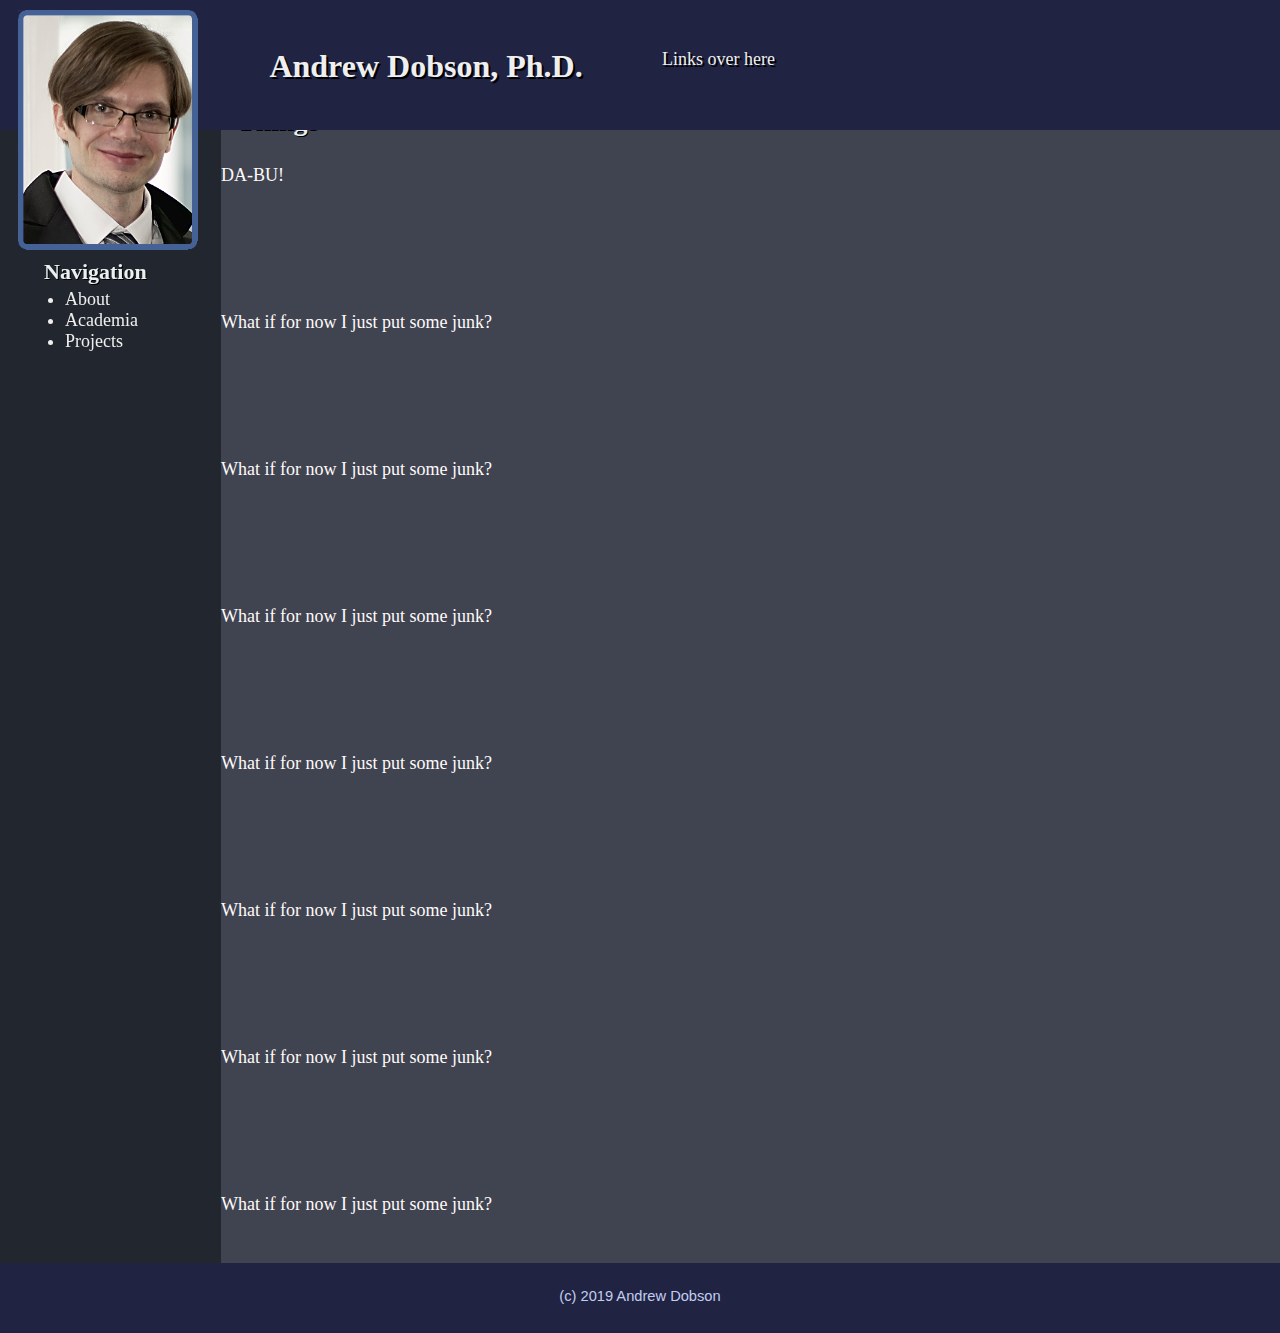
<file: index.html>
<!DOCTYPE html>
<html>
    <head>
        <meta charset="UTF-8">
        <title>Web Page of Andrew Dobson</title>
        <link href="style/topstyle.css" rel="stylesheet">
    </head>

    <!-- Actual body of the page -->
    <body>

        <div class="floathead">
            <div class="fheadleft">
                <img src="img/Dobson_Portrait.png" width="180"/>
            </div>
            <div class="fheadmid">
                <strong>Andrew Dobson, Ph.D.</strong>
            </div>
            <div class="fheadright">
                Links over here
            </div>
        </div>

        <div class="container">
            <div class="sidebar">
                <h4>Navigation</h4>
                <ul>
                    <li>About</li>
                    <li>Academia</li>
                    <li>Projects</li>
                </ul>
            </div>
            <div class="main">
                <h1>Things</h1>
                <p>
                DA-BU!
                <br/><br/><br/><br/><br/><br/><br/>
                What if for now I just put some junk?
                <br/><br/><br/><br/><br/><br/><br/>
                What if for now I just put some junk?
                <br/><br/><br/><br/><br/><br/><br/>
                What if for now I just put some junk?
                <br/><br/><br/><br/><br/><br/><br/>
                What if for now I just put some junk?
                <br/><br/><br/><br/><br/><br/><br/>
                What if for now I just put some junk?
                <br/><br/><br/><br/><br/><br/><br/>
                What if for now I just put some junk?
                <br/><br/><br/><br/><br/><br/><br/>
                What if for now I just put some junk?
                </p>
            </div>
        </div>
        <!-- Frame which loads my information -->
<!--         <iframe id="pagecontent"
            title="Text Content"
            width="100%" height="100%"
            style="style/teststyle.css"
            srcdoc="page/professional/about.html">
        </iframe>
 -->
        <!-- Footer information -->
        <footer>
            <p>(c) 2019 Andrew Dobson</p>
        </footer>
    </body>

</html>
</file>
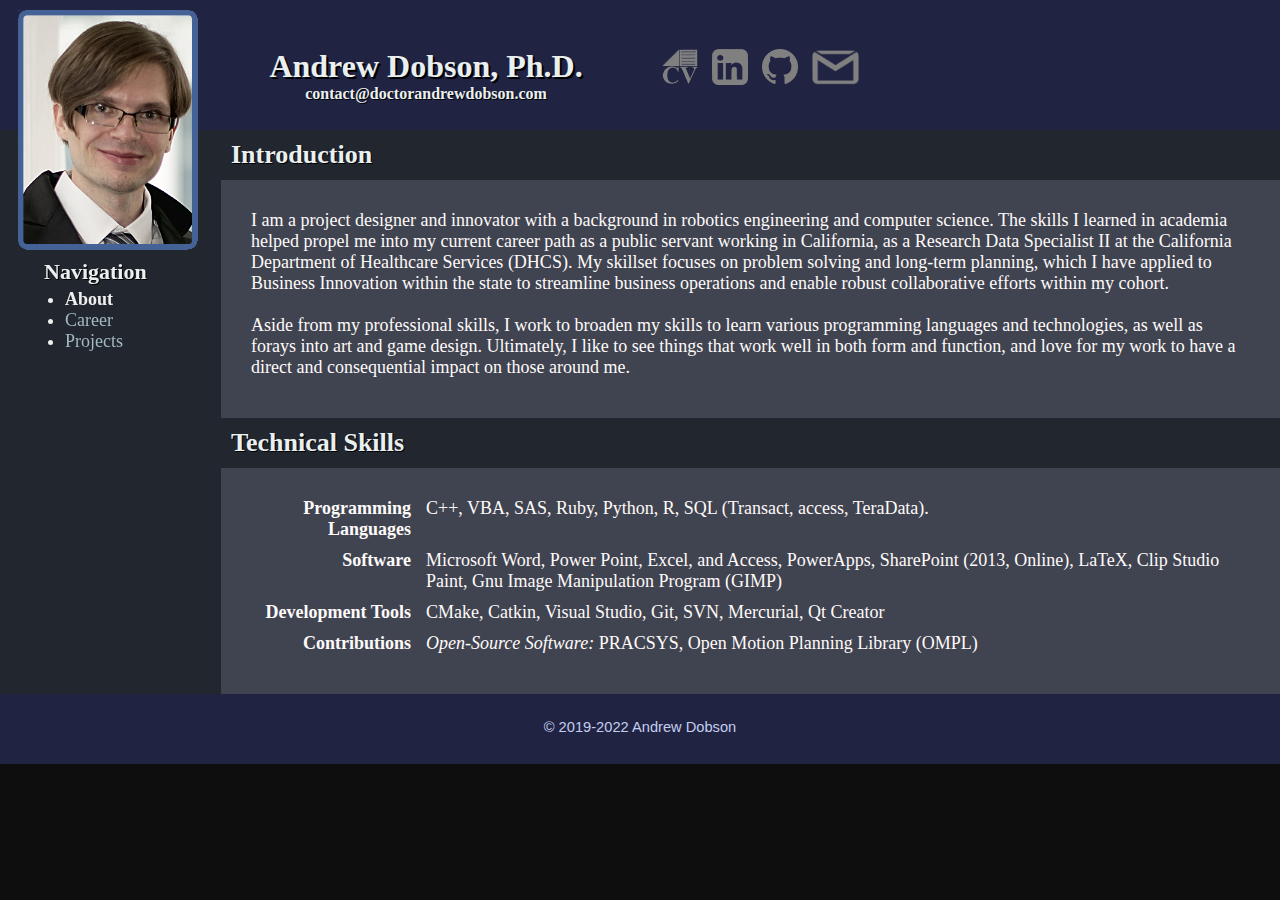
<file: page/professional/about.html>
<!DOCTYPE html>
<html>
    <head>
        <meta charset="UTF-8">
        <title>Andrew Dobson, Ph.D.</title>
        <link href="../../style/topstyle.css" rel="stylesheet">
    </head>

    <!-- Actual body of the page -->
    <body>
        <!-- Floating Header -->
        <div class="floathead">
            <div class="fheadleft">
                <img src="../../img/Dobson_Portrait.png" width="180"
                    alt="Portrait of Andrew Dobson, Ph.D."/>
            </div>
            <div class="fheadmid">
                <strong><a href="about.html" class="headlink">Andrew Dobson, Ph.D.</a></strong>
                <h6>contact@doctorandrewdobson.com</h6>
            </div>
            <div class="fheadright">
                <div>
                    <a href="../../resources/docs/cv.pdf" target="_blank">
                        <img src="../../img/cv_icon.png" height="36" alt="CV" 
                        onmouseover="this.src='../../img/cv_icon_hover.png';" 
                        onmouseout="this.src='../../img/cv_icon.png';"/></a>
                </div>
                <div>
                    <a href="https://www.linkedin.com/in/andrew-dobson-65590b170/" target="_blank">
                        <img src="../../img/linkedin_icon.png" height="36" alt="linkedin"
                        onmouseover="this.src='../../img/linkedin_icon_hover.png';"
                        onmouseout="this.src='../../img/linkedin_icon.png';"/></a>
                </div>
                <div>
                    <a href="https://github.com/ChuplesKai" target="_blank">
                        <img src="../../img/github_icon.png" height="36" alt="github"
                        onmouseover="this.src='../../img/github_icon_hover.png';"
                        onmouseout="this.src='../../img/github_icon.png';"/></a>
                </div>
                <div>
                    <a href="mailto:contact@doctorandrewdobson.com">
                        <img src="../../img/mailto_icon.png" height="36" alt="mail to"
                        onmouseover="this.src='../../img/mailto_icon_hover.png';"
                        onmouseout="this.src='../../img/mailto_icon.png';"/></a>
                </div>
            </div>
        </div>
        <!-- End Header -->

        <!-- Actual Page Content -->
        <div class="container">
            <div class="sidebar">
                <h4>Navigation</h4>
                <ul>
                    <li><strong>About</strong></li>
                    <li><a href="career.html">Career</a></li>
                    <li><a href="projects.html">Projects</a></li>
                </ul>
            </div>
            <div class="main">
                <!-- ============ -->
                <!-- INTRODUCTION -->
                <!-- ============ -->
                <div class="stickybar">
                    <h2>Introduction</h2>
                </div>
                <div class="bodytext">
                    I am a project designer and innovator with a 
                    background in robotics engineering and computer
                    science.  The skills I learned in academia helped 
                    propel me into my current career path as a public 
                    servant working in California, as a Research Data 
                    Specialist II at the California Department of
                    Healthcare Services (DHCS).  My skillset focuses 
                    on problem solving and long-term planning, which I
                    have applied to Business Innovation within the 
                    state to streamline business operations and enable
                    robust collaborative efforts within my cohort.
                    <br><br>
                    Aside from my professional skills, I work to 
                    broaden my skills to learn various programming
                    languages and technologies, as well as forays into
                    art and game design.  Ultimately, I like to see 
                    things that work well in both form and function,
                    and love for my work to have a direct and 
                    consequential impact on those around me.
                </div>
                <!-- ================ -->
                <!-- Technical Skills -->
                <!-- ================ -->
                <div class="stickybar">
                    <h2>Technical Skills</h2>
                </div>
                <div class="bodytext">
                    <!-- Languages -->
                    <div class="skill">
                        <div class="ar"><strong>Programming<br>Languages</strong></div>
                        <div>
                            C++, VBA, SAS, Ruby, Python, R, SQL 
                            (Transact, access, TeraData).
                        </div>
                    </div>
                    <!-- Software -->
                    <div class="skill">
                        <div class="ar"><strong>Software</strong></div>
                        <div>
                            Microsoft Word, Power Point, Excel, and 
                            Access, PowerApps, SharePoint (2013, 
                            Online), LaTeX, Clip Studio Paint, Gnu 
                            Image Manipulation Program (GIMP)
                        </div>
                    </div>
                    <!-- Build Tools -->
                    <div class="skill">
                        <div class="ar"><strong>Development Tools</strong></div>
                        <div>
                            CMake, Catkin, Visual Studio, Git, SVN, 
                            Mercurial, Qt Creator
                        </div>
                    </div>
                    <!-- Contributions -->
                    <div class="skill">
                        <div class="ar"><strong>Contributions</strong></div>
                        <div>
                            <i>Open-Source Software:</i> PRACSYS, Open 
                            Motion Planning Library (OMPL)
                        </div>
                    </div>
                </div>
            </div>
        </div>
        <!-- End Content -->

        <!-- Footer information -->
        <footer>
            <p>&copy; 2019-2022 Andrew Dobson</p>
        </footer>
        <!-- End Footer -->
    </body>
</file>
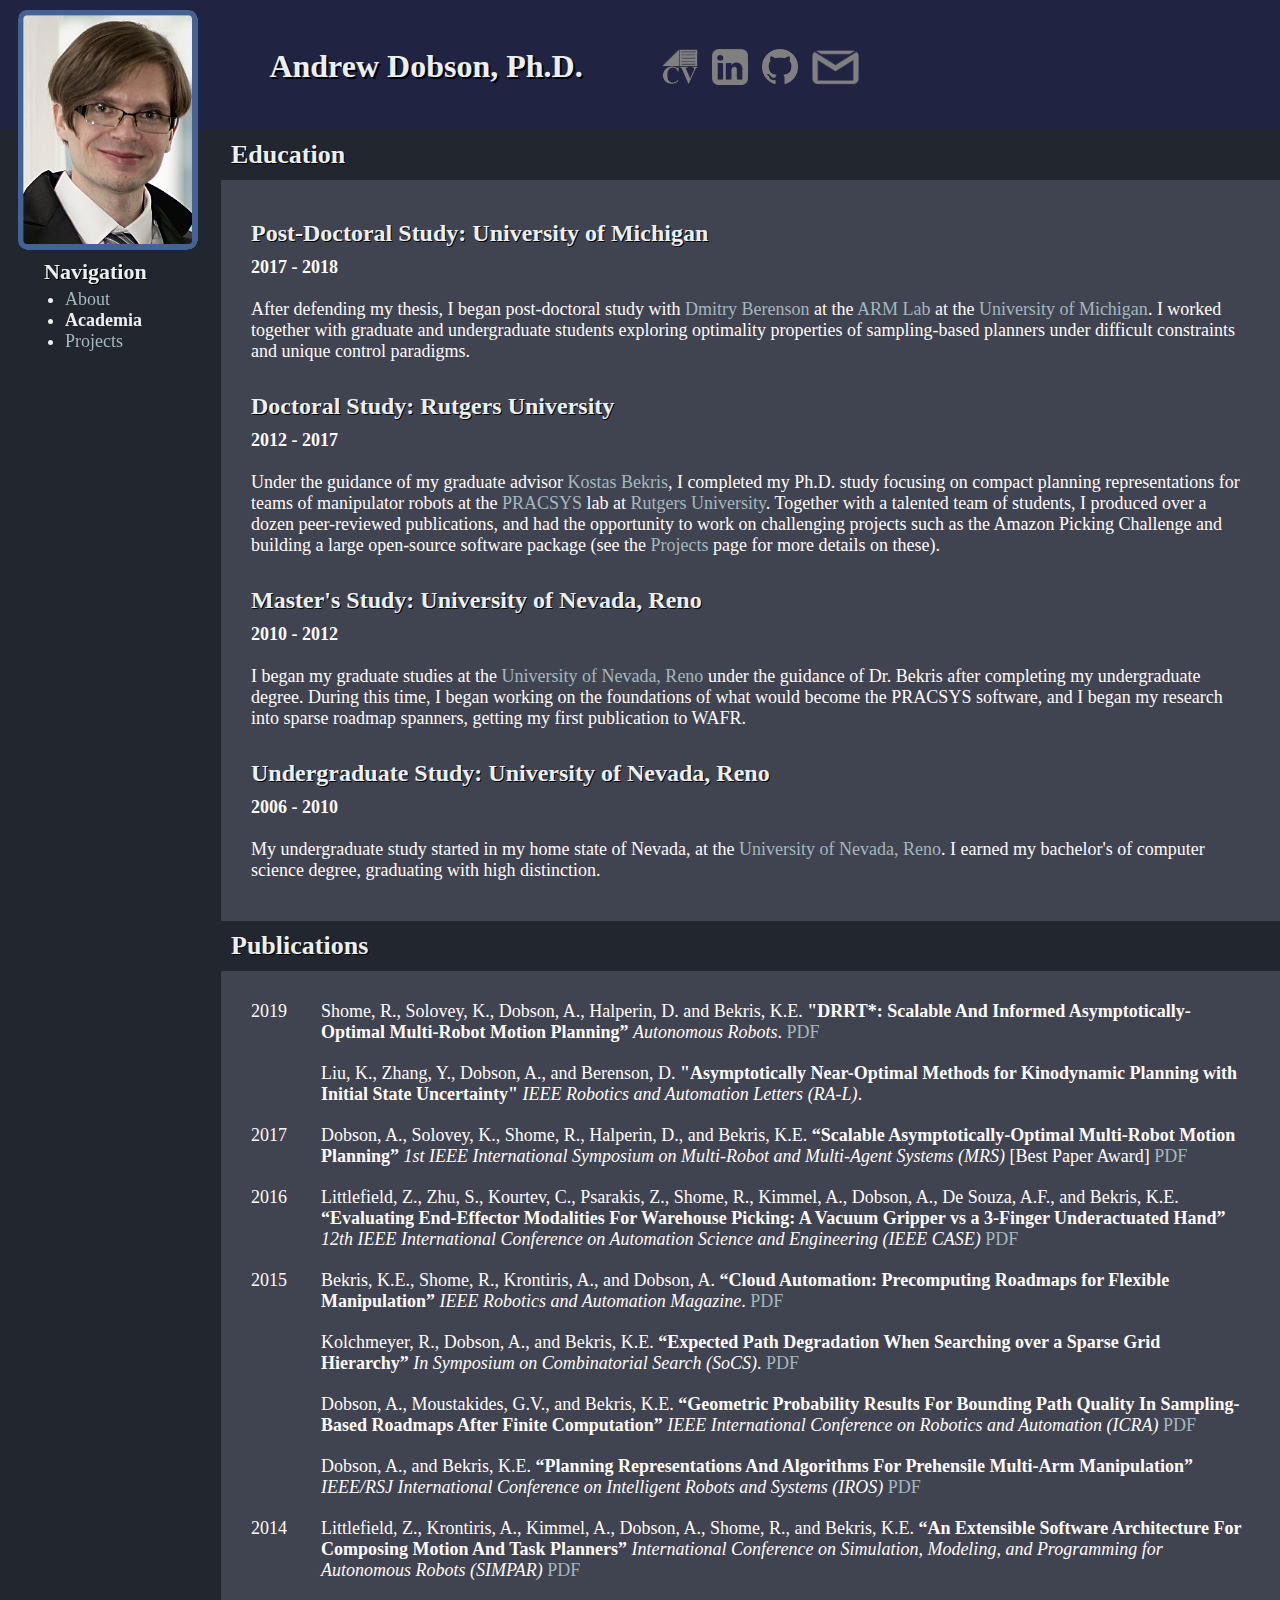
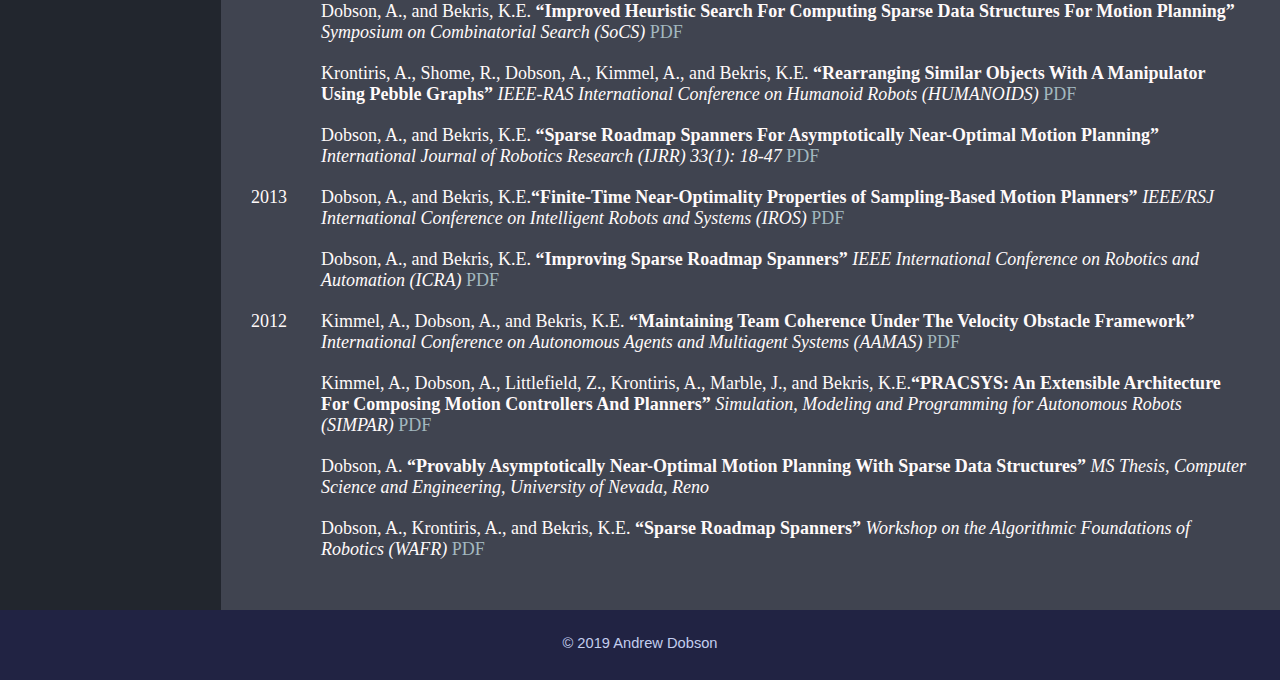
<file: page/professional/academia.html>
<!DOCTYPE html>
<html>
    <head>
        <meta charset="UTF-8">
        <title>Andrew Dobson, Ph.D.</title>
        <link href="../../style/topstyle.css" rel="stylesheet">
    </head>

    <!-- Actual body of the page -->
    <body>
        <!-- Floating Header -->
        <div class="floathead">
            <div class="fheadleft">
                <img src="../../img/Dobson_Portrait.png" width="180"
                    alt="Portrait of Andrew Dobson, Ph.D."/>
            </div>
            <div class="fheadmid">
                <strong><a href="about.html" class="headlink">Andrew Dobson, Ph.D.</a></strong>
            </div>
            <div class="fheadright">
                <div>
                    <a href="../../resources/docs/cv.pdf" target="_blank">
                        <img src="../../img/cv_icon.png" height="36" alt="CV" 
                        onmouseover="this.src='../../img/cv_icon_hover.png';" 
                        onmouseout="this.src='../../img/cv_icon.png';"/></a>
                </div>
                <div>
                    <a href="https://www.linkedin.com/in/andrew-dobson-65590b170/" target="_blank">
                        <img src="../../img/linkedin_icon.png" height="36" alt="linkedin"
                        onmouseover="this.src='../../img/linkedin_icon_hover.png';"
                        onmouseout="this.src='../../img/linkedin_icon.png';"/></a>
                </div>
                <div>
                    <a href="https://github.com/ChuplesKai" target="_blank">
                        <img src="../../img/github_icon.png" height="36" alt="github"
                        onmouseover="this.src='../../img/github_icon_hover.png';"
                        onmouseout="this.src='../../img/github_icon.png';"/></a>
                </div>
                <div>
                    <a href="mailto:chupleskai@gmail.com">
                        <img src="../../img/mailto_icon.png" height="36" alt="mail to"
                        onmouseover="this.src='../../img/mailto_icon_hover.png';"
                        onmouseout="this.src='../../img/mailto_icon.png';"/></a>
                </div>
            </div>
        </div>
        <!-- End Header -->

        <!-- Actual Page Content -->
        <div class="container">
            <div class="sidebar">
                <h4>Navigation</h4>
                <ul>
                    <li><a href="about.html">About</a></li>
                    <li><strong>Academia</strong></li>
                    <li><a href="projects.html">Projects</a></li>
                </ul>
            </div>
            <div class="main">
                <!-- ========= -->
                <!-- EDUCATION -->
                <!-- ========= -->
                <div class="stickybar">
                    <h2>Education</h2>
                </div>
                <div class="bodytext">
                    <h3>Post-Doctoral Study: University of Michigan</h3>
                    <strong>2017 - 2018</strong><br><br>
                    After defending my thesis, I began post-doctoral
                    study with <a href="http://web.eecs.umich.edu/~dmitryb/" target="_blank">
                    Dmitry Berenson</a> at the <a href="http://arm.eecs.umich.edu/" target="_blank">
                    ARM Lab</a> at the <a href="https://umich.edu/" target="_blank">
                    University of Michigan</a>.  I worked together 
                    with graduate and undergraduate students exploring
                    optimality properties of sampling-based planners
                    under difficult constraints and unique control
                    paradigms.
                    <br><br>
                </div>
                <div class="bodytext">
                    <h3>Doctoral Study: Rutgers University</h3>
                    <strong>2012 - 2017</strong><br><br>
                    Under the guidance of my graduate advisor <a href="http://www.pracsyslab.org/bekris" target="_blank">
                    Kostas Bekris</a>, I completed my Ph.D. study 
                    focusing on compact planning representations for
                    teams of manipulator robots at the <a href="http://www.pracsyslab.org/home" target="_blank">
                    PRACSYS</a> lab at <a href="https://www.rutgers.edu/" target="_blank">
                    Rutgers University</a>.  Together with a talented
                    team of students, I produced over a dozen 
                    peer-reviewed publications, and had the 
                    opportunity to work on challenging projects such
                    as the Amazon Picking Challenge and building a 
                    large open-source software package (see the
                    <a href="projects.html">Projects</a> page for more
                    details on these).
                    <br><br>
                </div>
                <div class="bodytext">
                    <h3>Master's Study: University of Nevada, Reno</h3>
                    <strong>2010 - 2012</strong><br><br>
                    I began my graduate studies at the <a href="https://www.unr.edu/" target="_blank">
                    University of Nevada, Reno</a> under the guidance
                    of Dr. Bekris after completing my undergraduate
                    degree.  During this time, I began working on the
                    foundations of what would become the PRACSYS 
                    software, and I began my research into sparse
                    roadmap spanners, getting my first publication to
                    WAFR.
                    <br><br>
                </div>
                <div class="bodytext">
                    <h3>Undergraduate Study: University of Nevada, Reno</h3>
                    <strong>2006 - 2010</strong><br><br>
                    My undergraduate study started in my home state of
                    Nevada, at the <a href="https://www.unr.edu/" target="_blank">
                    University of Nevada, Reno</a>.  I earned my 
                    bachelor's of computer science degree, graduating 
                    with high distinction.
                </div>

                <!-- ============ -->
                <!-- PUBLICATIONS -->
                <!-- ============ -->
                <div class="stickybar">
                    <h2>Publications</h2>
                </div>
                <div class="bodytext">
                    <!-- 2019 -->
                    <div class="pub">
                        <div>2019</div>
                        <div>
                            Shome, R., Solovey, K., Dobson, A., Halperin, D. 
                            and Bekris, K.E.  <strong>"DRRT*: Scalable And 
                            Informed Asymptotically-Optimal Multi-Robot Motion 
                            Planning”</strong> <i>Autonomous Robots</i>.
                            <a href="https://www.cs.rutgers.edu/~kb572/pubs/drrt_star_auro.pdf"
                            target="_blank">PDF</a>
                        </div>
                    </div>
                    <!-- Pub -->
                    <div class="pub">
                        <div></div>
                        <div>
                            Liu, K., Zhang, Y., Dobson, A., and Berenson, D.
                            <strong>"Asymptotically Near-Optimal Methods for 
                            Kinodynamic Planning with Initial State Uncertainty"
                            </strong> <i>IEEE Robotics and Automation Letters 
                            (RA-L)</i>.
                        </div>
                    </div>
                    <!-- 2017 -->
                    <div class="pub">
                        <div>2017</div>
                        <div>
                            Dobson, A., Solovey, K., Shome, R., Halperin, D., 
                            and Bekris, K.E. <strong>“Scalable Asymptotically-Optimal 
                            Multi-Robot Motion Planning”</strong> <i>1st IEEE 
                            International Symposium on Multi-Robot and Multi-Agent 
                            Systems (MRS)</i> [Best Paper Award]
                            <a href="https://www.cs.rutgers.edu/~kb572/pubs/scalable_asympt_opt_multi_robot.pdf"
                            target="_blank">PDF</a>
                        </div>
                    </div>

                    <!-- 2016 -->
                    <div class="pub">
                        <div>2016</div>
                        <div>
                            Littlefield, Z., Zhu, S., Kourtev, C., Psarakis, Z.,
                            Shome, R., Kimmel, A., Dobson, A., De Souza, A.F., 
                            and Bekris, K.E. <strong>“Evaluating End-Effector 
                            Modalities For Warehouse Picking: A Vacuum Gripper 
                            vs a 3-Finger Underactuated Hand”</strong> <i>12th 
                            IEEE International Conference on Automation Science 
                            and Engineering (IEEE CASE)</i>
                            <a href="https://www.cs.rutgers.edu/~kb572/pubs/apc_grasping_evaluation.pdf"
                            target="_blank">PDF</a>
                        </div>
                    </div>

                    <!-- 2015 -->
                    <div class="pub">
                        <div>2015</div>
                        <div>
                            Bekris, K.E., Shome, R., Krontiris, A., and Dobson, 
                            A. <strong>“Cloud Automation: Precomputing Roadmaps 
                            for Flexible Manipulation”</strong> <i>IEEE Robotics 
                            and Automation Magazine</i>. 
                            <a href="http://www.cs.rutgers.edu/~kb572/pubs/cloud_manipulation.pdf"
                            target="_blank">PDF</a>
                        </div>
                    </div>
                    <div class="pub">
                        <div></div>
                        <div>
                            Kolchmeyer, R., Dobson, A., and Bekris, K.E. 
                            <strong>“Expected Path Degradation When Searching 
                            over a Sparse Grid Hierarchy”</strong> <i>In 
                            Symposium on Combinatorial Search (SoCS)</i>. 
                            <a href="http://www.cs.rutgers.edu/~kb572/pubs/Kolchmeyer_SoCS2015_Sparse_Grid.pdf"
                            target="_blank">PDF</a>
                        </div>
                    </div>
                    <div class="pub">
                        <div></div>
                        <div>
                            Dobson, A., Moustakides, G.V., and Bekris, K.E. 
                            <strong>“Geometric Probability Results For Bounding 
                            Path Quality In Sampling-Based Roadmaps After Finite 
                            Computation”</strong> <i>IEEE International 
                            Conference on Robotics and Automation (ICRA)</i> 
                            <a href="http://www.cs.rutgers.edu/~kb572/pubs/finite_prm.pdf"
                            target="_blank">PDF</a>
                        </div>
                    </div>
                    <div class="pub">
                        <div></div>
                        <div>
                            Dobson, A., and Bekris, K.E. <strong>“Planning 
                            Representations And Algorithms For Prehensile 
                            Multi-Arm Manipulation”</strong> <i>IEEE/RSJ 
                            International Conference on Intelligent Robots and 
                            Systems (IROS)</i> 
                            <a href="http://www.cs.rutgers.edu/~kb572/pubs/Dobson_Bekris_multi_arm_iros15.pdf"
                            target="_blank">PDF</a>
                        </div>
                    </div>

                    <!-- 2014 -->
                    <div class="pub">
                        <div>2014</div>
                        <div>
                            Littlefield, Z., Krontiris, A., Kimmel, A., Dobson, 
                            A.,  Shome, R., and Bekris, K.E. <strong>“An 
                            Extensible Software Architecture For Composing 
                            Motion And Task Planners”</strong> <i>International 
                            Conference on Simulation, Modeling, and Programming 
                            for Autonomous Robots (SIMPAR)</i>
                            <a href="http://www.cs.rutgers.edu/~kb572/pubs/pracsys_simpar14.pdf"
                            target="_blank">PDF</a>
                        </div>
                    </div>
                    <div class="pub">
                        <div></div>
                        <div>
                            Dobson, A., and Bekris, K.E. <strong>“Improved 
                            Heuristic Search For Computing Sparse Data 
                            Structures For Motion Planning”</strong> <i>Symposium
                            on Combinatorial Search (SoCS)</i>
                            <a href="http://www.aaai.org/ocs/index.php/SOCS/SOCS14/paper/viewFile/8919/8898"
                            target="_blank">PDF</a>
                        </div>
                    </div>
                    <div class="pub">
                        <div></div>
                        <div>
                            Krontiris, A., Shome, R., Dobson, A., Kimmel, A.,
                            and Bekris, K.E. <strong>“Rearranging Similar 
                            Objects With A Manipulator Using Pebble Graphs”
                            </strong> <i>IEEE-RAS International Conference on 
                            Humanoid Robots (HUMANOIDS)</i> 
                            <a href="http://www.cs.rutgers.edu/~kb572/pubs/Krontiris_Humanoids14_rearrangement.pdf"
                            target="_blank">PDF</a>
                        </div>
                    </div>
                    <div class="pub">
                        <div></div>
                        <div>
                            Dobson, A., and Bekris, K.E. <strong>“Sparse Roadmap
                            Spanners For Asymptotically Near-Optimal Motion 
                            Planning”</strong> <i>International Journal of 
                            Robotics Research (IJRR) 33(1): 18-47</i> 
                            <a href="http://www.cs.rutgers.edu/~kb572/pubs/spars_ijrr.pdf"
                            target="_blank">PDF</a>
                        </div>
                    </div>

                    <!-- 2013 -->
                    <div class="pub">
                        <div>2013</div>
                        <div>
                            Dobson, A., and Bekris, K.E.<strong>“Finite-Time 
                            Near-Optimality Properties of Sampling-Based Motion 
                            Planners”</strong> <i>IEEE/RSJ International 
                            Conference on Intelligent Robots and Systems (IROS)
                            </i> <a href="http://www.cs.rutgers.edu/~kb572/pubs/finitetime_iros13.pdf"
                            target="_blank">PDF</a>
                        </div>
                    </div>
                    <div class="pub">
                        <div></div>
                        <div>
                            Dobson, A., and Bekris, K.E. <strong>“Improving 
                            Sparse Roadmap Spanners”</strong> <i>IEEE 
                            International Conference on Robotics and Automation 
                            (ICRA)</i> <a href="http://www.cs.rutgers.edu/~kb572/pubs/spars2.pdf"
                            target="_blank">PDF</a>
                        </div>
                    </div>

                    <!-- 2012 -->
                    <div class="pub">
                        <div>2012</div>
                        <div>
                            Kimmel, A., Dobson, A., and Bekris, K.E.<strong>
                            “Maintaining Team Coherence Under The Velocity 
                            Obstacle Framework”</strong> <i>International 
                            Conference on Autonomous Agents and Multiagent 
                            Systems (AAMAS)</i>
                            <a href="http://www.cs.rutgers.edu/~kb572/pubs/aamas12.pdf"
                            target="_blank">PDF</a>
                        </div>
                    </div>
                    <div class="pub">
                        <div></div>
                        <div>
                            Kimmel, A., Dobson, A., Littlefield, Z., Krontiris, 
                            A., Marble, J., and Bekris, K.E.<strong>“PRACSYS: An 
                            Extensible Architecture For Composing Motion 
                            Controllers And Planners”</strong> <i>Simulation, 
                            Modeling and Programming for Autonomous Robots 
                            (SIMPAR)</i> <a href="http://www.cs.rutgers.edu/~kb572/pubs/pracsys.pdf"
                            target="_blank">PDF</a>
                        </div>
                    </div>
                    <div class="pub">
                        <div></div>
                        <div>
                            Dobson, A. <strong>“Provably Asymptotically 
                            Near-Optimal Motion Planning With Sparse Data 
                            Structures”</strong> <i>MS Thesis, Computer Science 
                            and Engineering, University of Nevada, Reno</i>
                        </div>
                    </div>
                    <div class="pub">
                        <div></div>
                        <div>
                            Dobson, A., Krontiris, A., and Bekris, K.E. <strong>
                            “Sparse Roadmap Spanners”</strong> <i>Workshop on 
                            the Algorithmic Foundations of Robotics (WAFR)</i> 
                            <a href="http://www.cs.rutgers.edu/~kb572/pubs/sparse_roadmap_spanner.pdf"
                            target="_blank">PDF</a>
                        </div>
                    </div>


                </div>
            </div>
        </div>
        <!-- End Content -->

        <!-- Footer information -->
        <footer>
            <p>&copy; 2019 Andrew Dobson</p>
        </footer>
        <!-- End Footer -->
    </body>
</file>
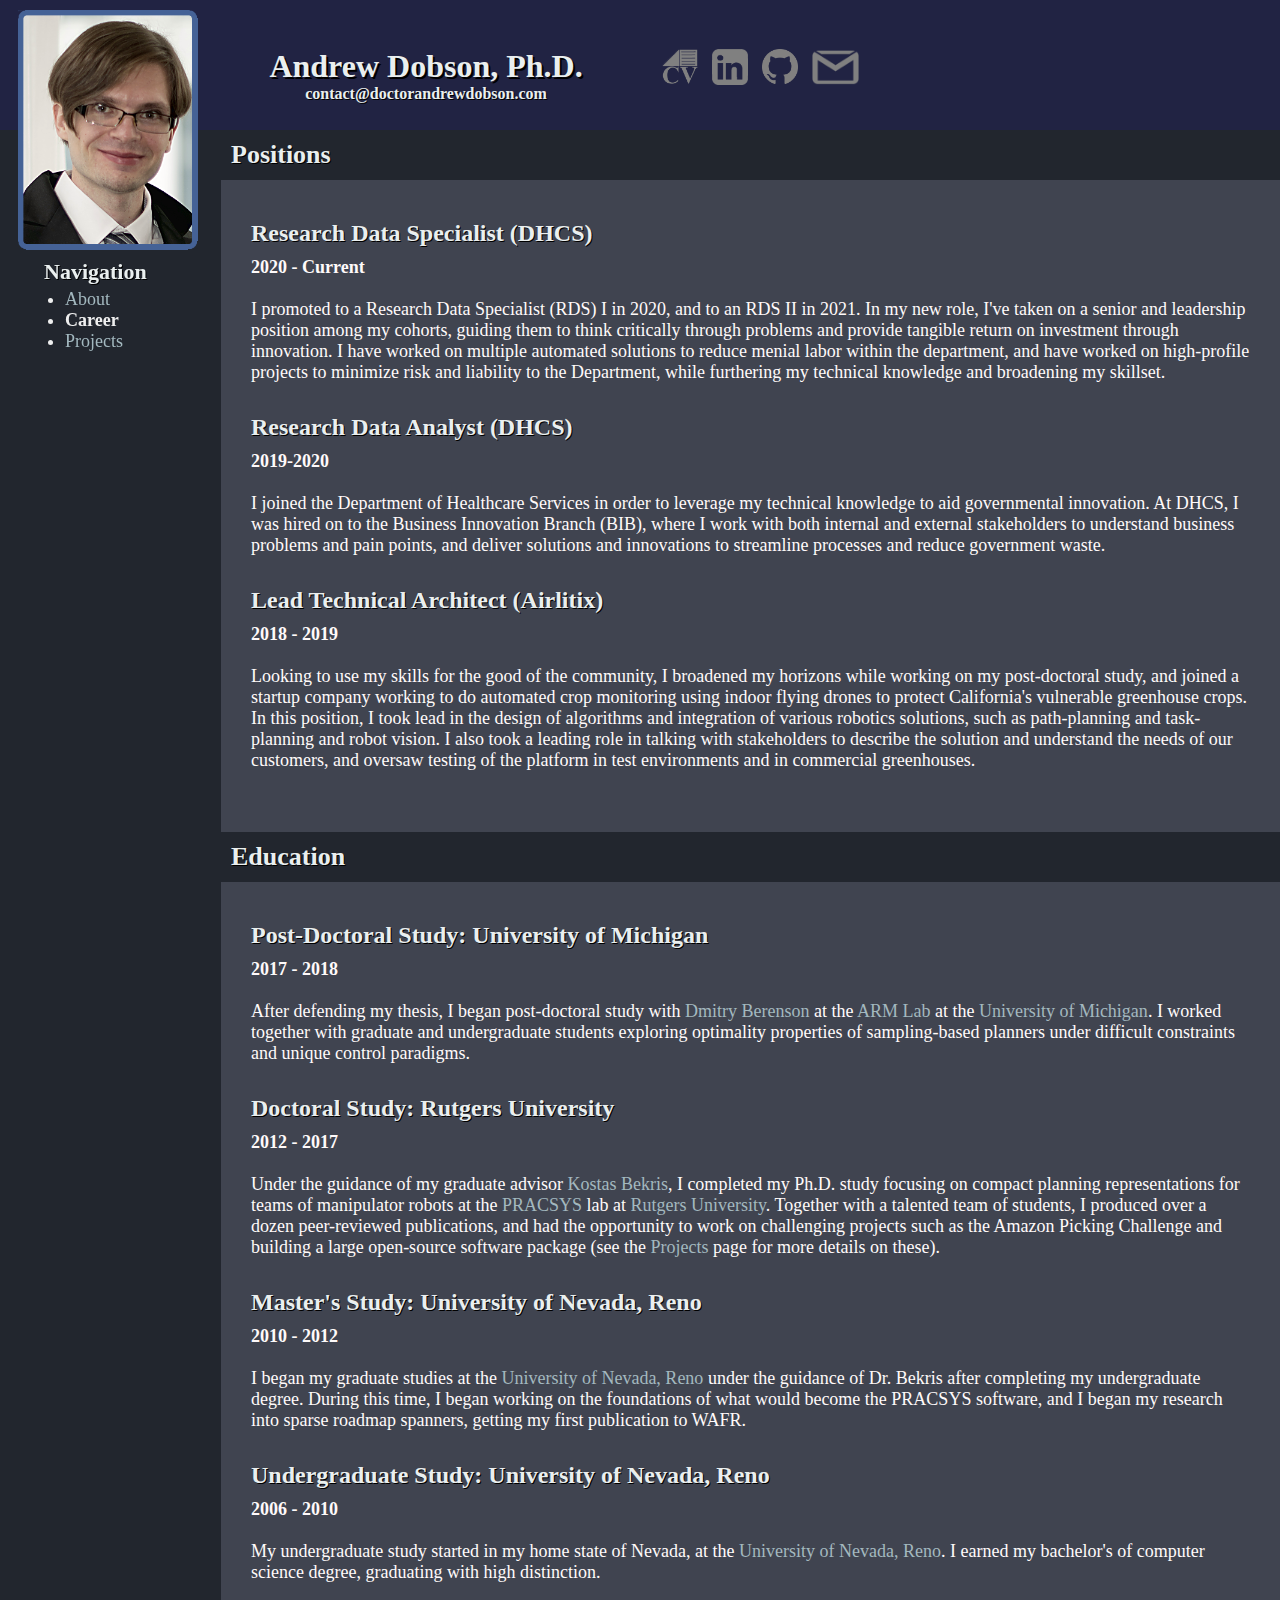
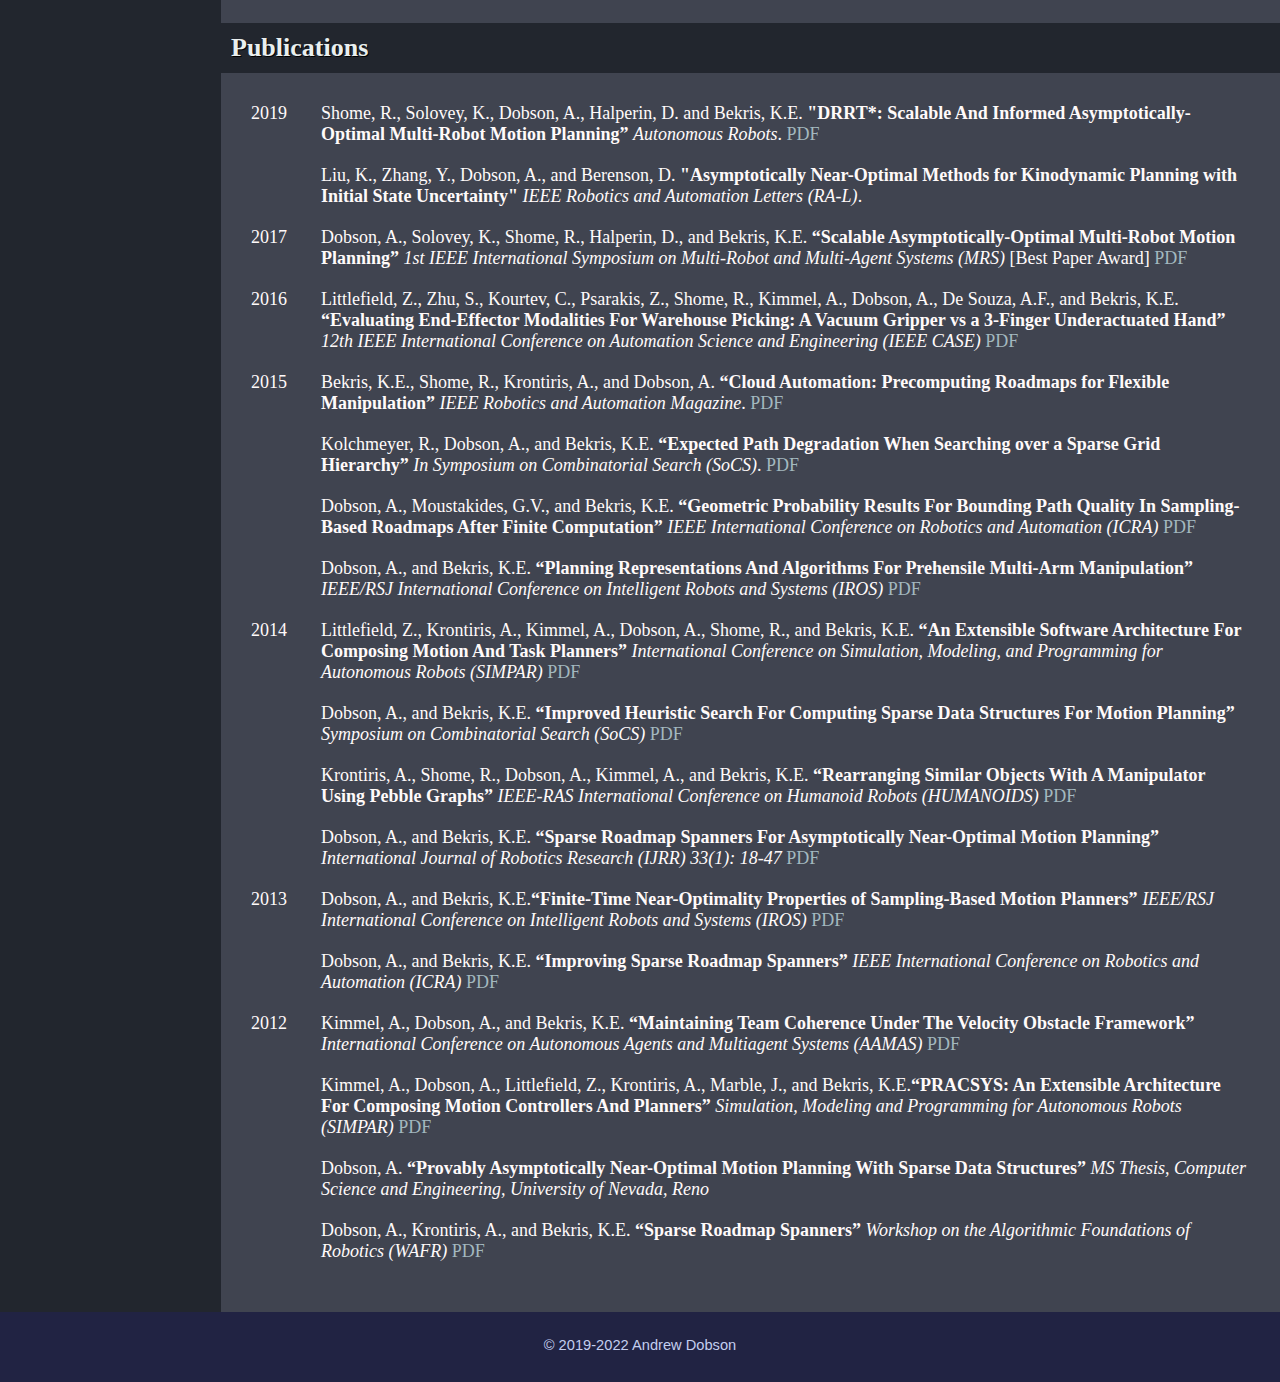
<file: page/professional/career.html>
<!DOCTYPE html>
<html>
    <head>
        <meta charset="UTF-8">
        <title>Andrew Dobson, Ph.D.</title>
        <link href="../../style/topstyle.css" rel="stylesheet">
    </head>

    <!-- Actual body of the page -->
    <body>
        <!-- Floating Header -->
        <div class="floathead">
            <div class="fheadleft">
                <img src="../../img/Dobson_Portrait.png" width="180"
                    alt="Portrait of Andrew Dobson, Ph.D."/>
            </div>
            <div class="fheadmid">
                <strong><a href="about.html" class="headlink">Andrew Dobson, Ph.D.</a></strong>
                <h6>contact@doctorandrewdobson.com</h6>
            </div>
            <div class="fheadright">
                <div>
                    <a href="../../resources/docs/cv.pdf" target="_blank">
                        <img src="../../img/cv_icon.png" height="36" alt="CV" 
                        onmouseover="this.src='../../img/cv_icon_hover.png';" 
                        onmouseout="this.src='../../img/cv_icon.png';"/></a>
                </div>
                <div>
                    <a href="https://www.linkedin.com/in/andrew-dobson-65590b170/" target="_blank">
                        <img src="../../img/linkedin_icon.png" height="36" alt="linkedin"
                        onmouseover="this.src='../../img/linkedin_icon_hover.png';"
                        onmouseout="this.src='../../img/linkedin_icon.png';"/></a>
                </div>
                <div>
                    <a href="https://github.com/ChuplesKai" target="_blank">
                        <img src="../../img/github_icon.png" height="36" alt="github"
                        onmouseover="this.src='../../img/github_icon_hover.png';"
                        onmouseout="this.src='../../img/github_icon.png';"/></a>
                </div>
                <div>
                    <a href="mailto:contact@doctorandrewdobson.com">
                        <img src="../../img/mailto_icon.png" height="36" alt="mail to"
                        onmouseover="this.src='../../img/mailto_icon_hover.png';"
                        onmouseout="this.src='../../img/mailto_icon.png';"/></a>
                </div>
            </div>
        </div>
        <!-- End Header -->

        <!-- Actual Page Content -->
        <div class="container">
            <div class="sidebar">
                <h4>Navigation</h4>
                <ul>
                    <li><a href="about.html">About</a></li>
                    <li><strong>Career</strong></li>
                    <li><a href="projects.html">Projects</a></li>
                </ul>
            </div>
            <div class="main">
                <!-- ========= -->
                <!-- Positions -->
                <!-- ========= -->
                <div class="stickybar">
                    <h2>Positions</h2>
                </div>
                <div class="bodytext">
                    <h3>Research Data Specialist (DHCS)</h3>
                    <strong>2020 - Current</strong><br><br>
                    I promoted to a Research Data Specialist (RDS) I 
                    in 2020, and to an RDS II in 2021.  In my new 
                    role, I've taken on a senior and leadership 
                    position among my cohorts, guiding them to think
                    critically through problems and provide tangible
                    return on investment through innovation.  I have
                    worked on multiple automated solutions to reduce
                    menial labor within the department, and have 
                    worked on high-profile projects to minimize risk
                    and liability to the Department, while furthering
                    my technical knowledge and broadening my skillset.
                    <br><br>
                </div>
                <div class="bodytext">
                    <h3>Research Data Analyst (DHCS)</h3>
                    <strong>2019-2020</strong><br><br>
                    I joined the Department of Healthcare Services in
                    order to leverage my technical knowledge to aid
                    governmental innovation.  At DHCS, I was hired on
                    to the Business Innovation Branch (BIB), where I
                    work with both internal and external stakeholders
                    to understand business problems and pain points,
                    and deliver solutions and innovations to 
                    streamline processes and reduce government waste.
                    <br><br>
                </div>
                <div class="bodytext">
                    <h3>Lead Technical Architect (Airlitix)</h3>
                    <strong>2018 - 2019</strong><br><br>
                    Looking to use my skills for the good of the
                    community, I broadened my horizons while working 
                    on my post-doctoral study, and joined a startup 
                    company working to do automated crop monitoring 
                    using indoor flying drones to protect California's
                    vulnerable greenhouse crops.  In this position, I
                    took lead in the design of algorithms and 
                    integration of various robotics solutions, such as
                    path-planning and task-planning and robot vision.
                    I also took a leading role in talking with 
                    stakeholders to describe the solution and 
                    understand the needs of our customers, and oversaw
                    testing of the platform in test environments and
                    in commercial greenhouses.
                    <br><br>
                </div>
                <!-- ========= -->
                <!-- EDUCATION -->
                <!-- ========= -->
                <div class="stickybar">
                    <h2>Education</h2>
                </div>
                <div class="bodytext">
                    <h3>Post-Doctoral Study: University of Michigan</h3>
                    <strong>2017 - 2018</strong><br><br>
                    After defending my thesis, I began post-doctoral
                    study with <a href="http://web.eecs.umich.edu/~dmitryb/" target="_blank">
                    Dmitry Berenson</a> at the <a href="http://arm.eecs.umich.edu/" target="_blank">
                    ARM Lab</a> at the <a href="https://umich.edu/" target="_blank">
                    University of Michigan</a>.  I worked together 
                    with graduate and undergraduate students exploring
                    optimality properties of sampling-based planners
                    under difficult constraints and unique control
                    paradigms.
                    <br><br>
                </div>
                <div class="bodytext">
                    <h3>Doctoral Study: Rutgers University</h3>
                    <strong>2012 - 2017</strong><br><br>
                    Under the guidance of my graduate advisor <a href="http://www.pracsyslab.org/bekris" target="_blank">
                    Kostas Bekris</a>, I completed my Ph.D. study 
                    focusing on compact planning representations for
                    teams of manipulator robots at the <a href="http://www.pracsyslab.org/home" target="_blank">
                    PRACSYS</a> lab at <a href="https://www.rutgers.edu/" target="_blank">
                    Rutgers University</a>.  Together with a talented
                    team of students, I produced over a dozen 
                    peer-reviewed publications, and had the 
                    opportunity to work on challenging projects such
                    as the Amazon Picking Challenge and building a 
                    large open-source software package (see the
                    <a href="projects.html">Projects</a> page for more
                    details on these).
                    <br><br>
                </div>
                <div class="bodytext">
                    <h3>Master's Study: University of Nevada, Reno</h3>
                    <strong>2010 - 2012</strong><br><br>
                    I began my graduate studies at the <a href="https://www.unr.edu/" target="_blank">
                    University of Nevada, Reno</a> under the guidance
                    of Dr. Bekris after completing my undergraduate
                    degree.  During this time, I began working on the
                    foundations of what would become the PRACSYS 
                    software, and I began my research into sparse
                    roadmap spanners, getting my first publication to
                    WAFR.
                    <br><br>
                </div>
                <div class="bodytext">
                    <h3>Undergraduate Study: University of Nevada, Reno</h3>
                    <strong>2006 - 2010</strong><br><br>
                    My undergraduate study started in my home state of
                    Nevada, at the <a href="https://www.unr.edu/" target="_blank">
                    University of Nevada, Reno</a>.  I earned my 
                    bachelor's of computer science degree, graduating 
                    with high distinction.
                </div>

                <!-- ============ -->
                <!-- PUBLICATIONS -->
                <!-- ============ -->
                <div class="stickybar">
                    <h2>Publications</h2>
                </div>
                <div class="bodytext">
                    <!-- 2019 -->
                    <div class="pub">
                        <div>2019</div>
                        <div>
                            Shome, R., Solovey, K., Dobson, A., Halperin, D. 
                            and Bekris, K.E.  <strong>"DRRT*: Scalable And 
                            Informed Asymptotically-Optimal Multi-Robot Motion 
                            Planning”</strong> <i>Autonomous Robots</i>.
                            <a href="https://www.cs.rutgers.edu/~kb572/pubs/drrt_star_auro.pdf"
                            target="_blank">PDF</a>
                        </div>
                    </div>
                    <!-- Pub -->
                    <div class="pub">
                        <div></div>
                        <div>
                            Liu, K., Zhang, Y., Dobson, A., and Berenson, D.
                            <strong>"Asymptotically Near-Optimal Methods for 
                            Kinodynamic Planning with Initial State Uncertainty"
                            </strong> <i>IEEE Robotics and Automation Letters 
                            (RA-L)</i>.
                        </div>
                    </div>
                    <!-- 2017 -->
                    <div class="pub">
                        <div>2017</div>
                        <div>
                            Dobson, A., Solovey, K., Shome, R., Halperin, D., 
                            and Bekris, K.E. <strong>“Scalable Asymptotically-Optimal 
                            Multi-Robot Motion Planning”</strong> <i>1st IEEE 
                            International Symposium on Multi-Robot and Multi-Agent 
                            Systems (MRS)</i> [Best Paper Award]
                            <a href="https://www.cs.rutgers.edu/~kb572/pubs/scalable_asympt_opt_multi_robot.pdf"
                            target="_blank">PDF</a>
                        </div>
                    </div>

                    <!-- 2016 -->
                    <div class="pub">
                        <div>2016</div>
                        <div>
                            Littlefield, Z., Zhu, S., Kourtev, C., Psarakis, Z.,
                            Shome, R., Kimmel, A., Dobson, A., De Souza, A.F., 
                            and Bekris, K.E. <strong>“Evaluating End-Effector 
                            Modalities For Warehouse Picking: A Vacuum Gripper 
                            vs a 3-Finger Underactuated Hand”</strong> <i>12th 
                            IEEE International Conference on Automation Science 
                            and Engineering (IEEE CASE)</i>
                            <a href="https://www.cs.rutgers.edu/~kb572/pubs/apc_grasping_evaluation.pdf"
                            target="_blank">PDF</a>
                        </div>
                    </div>

                    <!-- 2015 -->
                    <div class="pub">
                        <div>2015</div>
                        <div>
                            Bekris, K.E., Shome, R., Krontiris, A., and Dobson, 
                            A. <strong>“Cloud Automation: Precomputing Roadmaps 
                            for Flexible Manipulation”</strong> <i>IEEE Robotics 
                            and Automation Magazine</i>. 
                            <a href="http://www.cs.rutgers.edu/~kb572/pubs/cloud_manipulation.pdf"
                            target="_blank">PDF</a>
                        </div>
                    </div>
                    <div class="pub">
                        <div></div>
                        <div>
                            Kolchmeyer, R., Dobson, A., and Bekris, K.E. 
                            <strong>“Expected Path Degradation When Searching 
                            over a Sparse Grid Hierarchy”</strong> <i>In 
                            Symposium on Combinatorial Search (SoCS)</i>. 
                            <a href="http://www.cs.rutgers.edu/~kb572/pubs/Kolchmeyer_SoCS2015_Sparse_Grid.pdf"
                            target="_blank">PDF</a>
                        </div>
                    </div>
                    <div class="pub">
                        <div></div>
                        <div>
                            Dobson, A., Moustakides, G.V., and Bekris, K.E. 
                            <strong>“Geometric Probability Results For Bounding 
                            Path Quality In Sampling-Based Roadmaps After Finite 
                            Computation”</strong> <i>IEEE International 
                            Conference on Robotics and Automation (ICRA)</i> 
                            <a href="http://www.cs.rutgers.edu/~kb572/pubs/finite_prm.pdf"
                            target="_blank">PDF</a>
                        </div>
                    </div>
                    <div class="pub">
                        <div></div>
                        <div>
                            Dobson, A., and Bekris, K.E. <strong>“Planning 
                            Representations And Algorithms For Prehensile 
                            Multi-Arm Manipulation”</strong> <i>IEEE/RSJ 
                            International Conference on Intelligent Robots and 
                            Systems (IROS)</i> 
                            <a href="http://www.cs.rutgers.edu/~kb572/pubs/Dobson_Bekris_multi_arm_iros15.pdf"
                            target="_blank">PDF</a>
                        </div>
                    </div>

                    <!-- 2014 -->
                    <div class="pub">
                        <div>2014</div>
                        <div>
                            Littlefield, Z., Krontiris, A., Kimmel, A., Dobson, 
                            A.,  Shome, R., and Bekris, K.E. <strong>“An 
                            Extensible Software Architecture For Composing 
                            Motion And Task Planners”</strong> <i>International 
                            Conference on Simulation, Modeling, and Programming 
                            for Autonomous Robots (SIMPAR)</i>
                            <a href="http://www.cs.rutgers.edu/~kb572/pubs/pracsys_simpar14.pdf"
                            target="_blank">PDF</a>
                        </div>
                    </div>
                    <div class="pub">
                        <div></div>
                        <div>
                            Dobson, A., and Bekris, K.E. <strong>“Improved 
                            Heuristic Search For Computing Sparse Data 
                            Structures For Motion Planning”</strong> <i>Symposium
                            on Combinatorial Search (SoCS)</i>
                            <a href="http://www.aaai.org/ocs/index.php/SOCS/SOCS14/paper/viewFile/8919/8898"
                            target="_blank">PDF</a>
                        </div>
                    </div>
                    <div class="pub">
                        <div></div>
                        <div>
                            Krontiris, A., Shome, R., Dobson, A., Kimmel, A.,
                            and Bekris, K.E. <strong>“Rearranging Similar 
                            Objects With A Manipulator Using Pebble Graphs”
                            </strong> <i>IEEE-RAS International Conference on 
                            Humanoid Robots (HUMANOIDS)</i> 
                            <a href="http://www.cs.rutgers.edu/~kb572/pubs/Krontiris_Humanoids14_rearrangement.pdf"
                            target="_blank">PDF</a>
                        </div>
                    </div>
                    <div class="pub">
                        <div></div>
                        <div>
                            Dobson, A., and Bekris, K.E. <strong>“Sparse Roadmap
                            Spanners For Asymptotically Near-Optimal Motion 
                            Planning”</strong> <i>International Journal of 
                            Robotics Research (IJRR) 33(1): 18-47</i> 
                            <a href="http://www.cs.rutgers.edu/~kb572/pubs/spars_ijrr.pdf"
                            target="_blank">PDF</a>
                        </div>
                    </div>

                    <!-- 2013 -->
                    <div class="pub">
                        <div>2013</div>
                        <div>
                            Dobson, A., and Bekris, K.E.<strong>“Finite-Time 
                            Near-Optimality Properties of Sampling-Based Motion 
                            Planners”</strong> <i>IEEE/RSJ International 
                            Conference on Intelligent Robots and Systems (IROS)
                            </i> <a href="http://www.cs.rutgers.edu/~kb572/pubs/finitetime_iros13.pdf"
                            target="_blank">PDF</a>
                        </div>
                    </div>
                    <div class="pub">
                        <div></div>
                        <div>
                            Dobson, A., and Bekris, K.E. <strong>“Improving 
                            Sparse Roadmap Spanners”</strong> <i>IEEE 
                            International Conference on Robotics and Automation 
                            (ICRA)</i> <a href="http://www.cs.rutgers.edu/~kb572/pubs/spars2.pdf"
                            target="_blank">PDF</a>
                        </div>
                    </div>

                    <!-- 2012 -->
                    <div class="pub">
                        <div>2012</div>
                        <div>
                            Kimmel, A., Dobson, A., and Bekris, K.E.<strong>
                            “Maintaining Team Coherence Under The Velocity 
                            Obstacle Framework”</strong> <i>International 
                            Conference on Autonomous Agents and Multiagent 
                            Systems (AAMAS)</i>
                            <a href="http://www.cs.rutgers.edu/~kb572/pubs/aamas12.pdf"
                            target="_blank">PDF</a>
                        </div>
                    </div>
                    <div class="pub">
                        <div></div>
                        <div>
                            Kimmel, A., Dobson, A., Littlefield, Z., Krontiris, 
                            A., Marble, J., and Bekris, K.E.<strong>“PRACSYS: An 
                            Extensible Architecture For Composing Motion 
                            Controllers And Planners”</strong> <i>Simulation, 
                            Modeling and Programming for Autonomous Robots 
                            (SIMPAR)</i> <a href="http://www.cs.rutgers.edu/~kb572/pubs/pracsys.pdf"
                            target="_blank">PDF</a>
                        </div>
                    </div>
                    <div class="pub">
                        <div></div>
                        <div>
                            Dobson, A. <strong>“Provably Asymptotically 
                            Near-Optimal Motion Planning With Sparse Data 
                            Structures”</strong> <i>MS Thesis, Computer Science 
                            and Engineering, University of Nevada, Reno</i>
                        </div>
                    </div>
                    <div class="pub">
                        <div></div>
                        <div>
                            Dobson, A., Krontiris, A., and Bekris, K.E. <strong>
                            “Sparse Roadmap Spanners”</strong> <i>Workshop on 
                            the Algorithmic Foundations of Robotics (WAFR)</i> 
                            <a href="http://www.cs.rutgers.edu/~kb572/pubs/sparse_roadmap_spanner.pdf"
                            target="_blank">PDF</a>
                        </div>
                    </div>


                </div>
            </div>
        </div>
        <!-- End Content -->

        <!-- Footer information -->
        <footer>
            <p>&copy; 2019-2022 Andrew Dobson</p>
        </footer>
        <!-- End Footer -->
    </body>
</file>
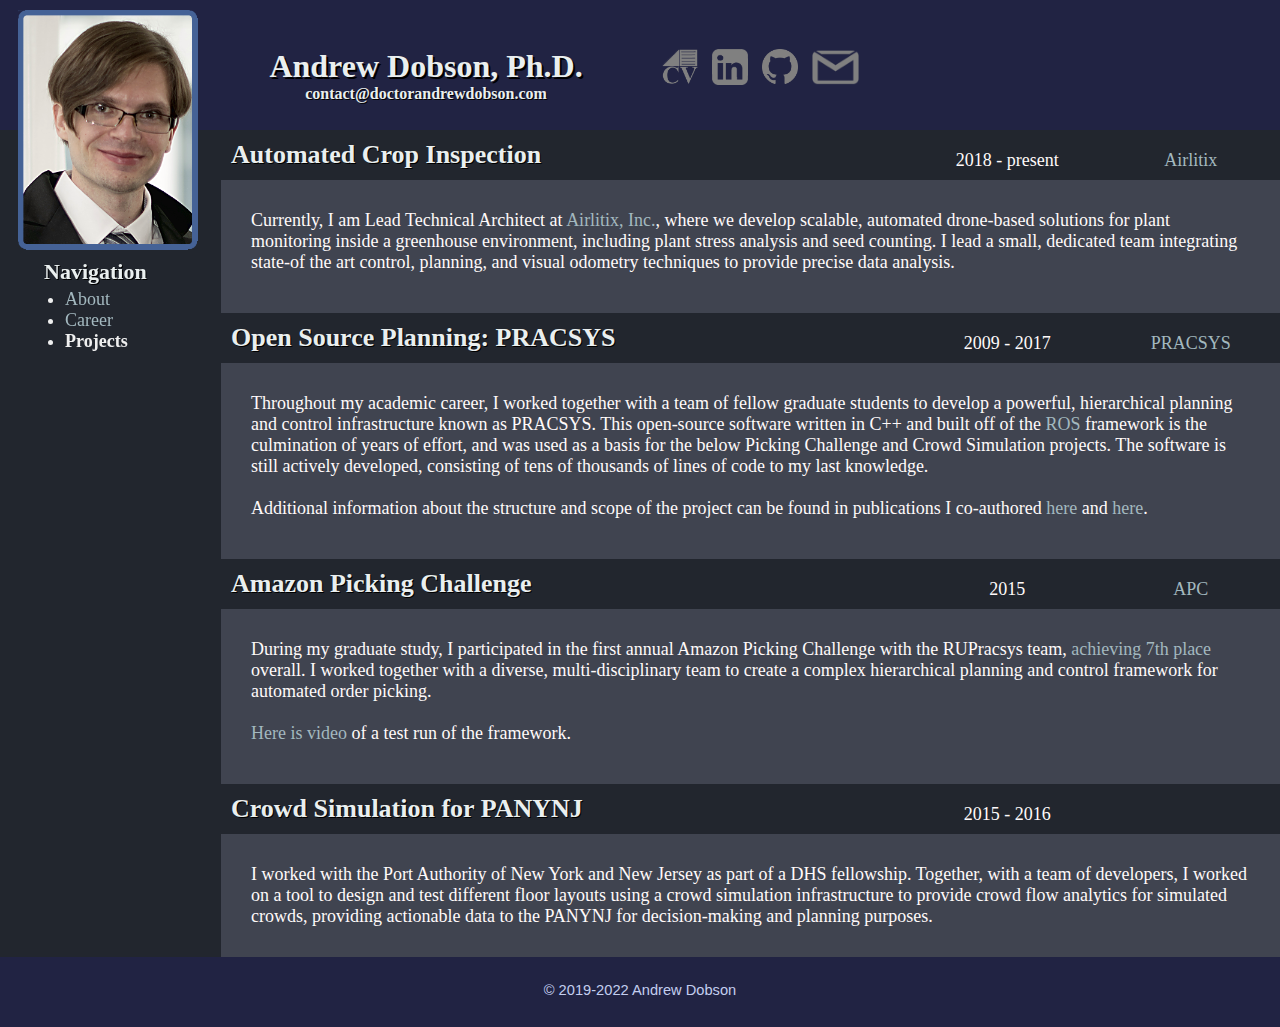
<file: page/professional/projects.html>
<!DOCTYPE html>
<html>
    <head>
        <meta charset="UTF-8">
        <title>Andrew Dobson, Ph.D.</title>
        <link href="../../style/topstyle.css" rel="stylesheet">
    </head>

    <!-- Actual body of the page -->
    <body>
        <!-- Floating Header -->
        <div class="floathead">
            <div class="fheadleft">
                <img src="../../img/Dobson_Portrait.png" width="180"
                    alt="Portrait of Andrew Dobson, Ph.D."/>
            </div>
            <div class="fheadmid">
                <strong><a href="about.html" class="headlink">Andrew Dobson, Ph.D.</a></strong>
                <h6>contact@doctorandrewdobson.com</h6>
            </div>
            <div class="fheadright">
                <div>
                    <a href="../../resources/docs/cv.pdf" target="_blank">
                        <img src="../../img/cv_icon.png" height="36" alt="CV" 
                        onmouseover="this.src='../../img/cv_icon_hover.png';" 
                        onmouseout="this.src='../../img/cv_icon.png';"/></a>
                </div>
                <div>
                    <a href="https://www.linkedin.com/in/andrew-dobson-65590b170/" target="_blank">
                        <img src="../../img/linkedin_icon.png" height="36" alt="linkedin"
                        onmouseover="this.src='../../img/linkedin_icon_hover.png';"
                        onmouseout="this.src='../../img/linkedin_icon.png';"/></a>
                </div>
                <div>
                    <a href="https://github.com/ChuplesKai" target="_blank">
                        <img src="../../img/github_icon.png" height="36" alt="github"
                        onmouseover="this.src='../../img/github_icon_hover.png';"
                        onmouseout="this.src='../../img/github_icon.png';"/></a>
                </div>
                <div>
                    <a href="mailto:contact@doctorandrewdobson.com">
                        <img src="../../img/mailto_icon.png" height="36" alt="mail to"
                        onmouseover="this.src='../../img/mailto_icon_hover.png';"
                        onmouseout="this.src='../../img/mailto_icon.png';"/></a>
                </div>
            </div>
        </div>
        <!-- End Header -->

        <!-- Actual Page Content -->
        <div class="container">
            <div class="sidebar">
                <h4>Navigation</h4>
                <ul>
                    <li><a href="about.html">About</a></li>
                    <li><a href="career.html">Career</a></li>
                    <li><strong>Projects</strong></li>
                </ul>
            </div>
            <div class="main">
                <!-- Airlitix -->
                <div class="stickybar">
                    <div class="sbgrid">
                        <div><h2>Automated Crop Inspection</h2></div>
                        <div class="sbgtoppad">2018 - present</div>
                        <div class="sbgtoppad"><a href="http://www.airlitix.com" target="_blank">Airlitix</a></div>
                    </div>
                </div>
                <div class="bodytext">
                    Currently, I am Lead Technical Architect at 
                    <a href="http://www.airlitix.com/" target="_blank">
                    Airlitix, Inc.</a>, where we develop scalable,
                    automated drone-based solutions for plant 
                    monitoring inside a greenhouse environment, 
                    including plant stress analysis and seed
                    counting.  I lead a small, dedicated team 
                    integrating state-of the art control, 
                    planning, and visual odometry techniques to 
                    provide precise data analysis. 
                </div>
                <!-- PRACSYS -->
                <div class="stickybar">
                    <div class="sbgrid">
                        <div><h2>Open Source Planning: PRACSYS</h2></div>
                        <div class="sbgtoppad">2009 - 2017</div>
                        <div class="sbgtoppad"><a href="http://www.pracsyslab.org/software#pracsyscode" target="_blank">PRACSYS</a></div>
                    </div>
                </div>
                <div class="bodytext">
                    Throughout my academic career, I worked 
                    together with a team of fellow graduate 
                    students to develop a powerful, hierarchical
                    planning and control infrastructure known as
                    PRACSYS.  This open-source software written in
                    C++ and built off of the <a href="http://wiki.ros.org/ROS/Introduction"
                    target="_blank">ROS</a> framework is the
                    culmination of years of effort, and was used
                    as a basis for the below Picking Challenge and
                    Crowd Simulation projects.  The software is
                    still actively developed, consisting of tens
                    of thousands of lines of code to my last
                    knowledge.
                    <br><br>
                    Additional information about the structure and
                    scope of the project can be found in 
                    publications I co-authored <a href="http://www.cs.rutgers.edu/~kb572/pubs/pracsys_simpar14.pdf"
                    target="_blank">here</a> and <a href="http://www.cs.rutgers.edu/~kb572/pubs/pracsys.pdf"
                    target="_blank">here</a>.
                </div>
                <!-- APC -->
                <div class="stickybar">
                    <div class="sbgrid">
                        <div><h2>Amazon Picking Challenge</h2></div>
                        <div class="sbgtoppad">2015</div>
                        <div class="sbgtoppad">
                            <a href="http://pwurman.org/amazonpickingchallenge/2015/details.shtml"
                            target="_blank">APC</a>
                        </div>
                    </div>
                </div>
                <div class="bodytext">
                    During my graduate study, I participated in 
                    the first annual Amazon Picking Challenge with
                    the RUPracsys team, <a href="https://www.amazonrobotics.com/site/binaries/content/assets/amazonrobotics/pdfs/2015-apc-summary.pdf"
                    target="_blank">achieving 7th place</a> 
                    overall.  I worked together with a diverse,
                    multi-disciplinary team to create a complex
                    hierarchical planning and control framework 
                    for automated order picking.<br><br>
                    <a href="https://www.youtube.com/watch?v=PhxOCKRejGM"
                    target="_blanK">Here is video</a> of a test run of 
                    the framework.
                </div>
                <!-- PANYNJ -->
                <div class="stickybar">
                    <div class="sbgrid">
                        <div><h2>Crowd Simulation for PANYNJ</h2></div>
                        <div class="sbgtoppad">2015 - 2016</div>
                        <div class="sbgtoppad"></div>
                    </div>
                </div>
                <div class="bodytext">
                    I worked with the Port Authority of New York and
                    New Jersey as part of a DHS fellowship.  Together,
                    with a team of developers, I worked on a tool to 
                    design and test different floor layouts using a 
                    crowd simulation infrastructure to provide crowd 
                    flow analytics for simulated crowds, providing 
                    actionable data to the PANYNJ for decision-making 
                    and planning purposes.
                </div>
            </div>
        </div>
        <!-- End Content -->

        <!-- Footer information -->
        <footer>
            <p>&copy; 2019-2022 Andrew Dobson</p>
        </footer>
        <!-- End Footer -->
    </body>
</file>
<file: style/topstyle.css>
/* Overwriting the basic elements */
html 
{
    font-size: 18px; /* px means "pixels": the base font size is now 10 pixels high  */
    font-family: Garamond, sans-serif; /* this should be the rest of the output you got from Google fonts */
    background-color: #0e0e0e;
    color: #EFEFEF;
}

body 
{
    font-family: Garamond;
    width: 100%;
    margin: 0px;
    padding: 0px;
}

h1 
{
    font-size: 28px;
    margin: 5px;
    padding: 10px;
    color: #eaefef; 
    text-shadow: 1px 1px 0px black;
}

h2
{
    font-size: 26px;
    margin: 0px;
    color: #eaefef;
    padding: 10px;
    padding-left: 0px;
    text-shadow: 1px 1px 0px black;
}

h3
{
    font-size: 24px;
    margin: 0px;
    color: #eaefef;
    padding: 10px;
    padding-left: 0px;
    text-shadow: 1px 1px 0px black;
}

h4
{
    font-size: 22px;
    margin: 2px;
    color: #eaefef;
    padding: 2px;
    text-shadow: 1px 1px 0px black;
}

h6
{
    font-size: 16px;
    margin: 0px;
    color: #eaefef;
    padding: 0px;
    text-shadow: 1px 1px 0px black;
}

/* Hyperlink Shenanigans */
a.headlink
{
    color: #eaefef;
    text-decoration: none;
}

a.headlink:hover
{
    color: #ffffff;
}

a 
{
    color: #a3b8bf;
    text-decoration: none;
}

a:hover 
{
    color: #ffffff;
}

ul
{
    margin: 0px;
    padding: 0px;
    padding-left: 25px;
}

div.ac 
{
    text-align: center;
}

div.al
{
    text-align: left;
}

div.ar
{
    text-align: right;
}

/* Self-Defined containers */
.floathead
{
    display: grid;
    grid-template-columns: 180px 470px 1fr;
    grid-template-rows: 100%;
    grid-gap: 1px;
    position: fixed;
    height: 110px;
    width: 100%;
    padding-top: 0px;
    padding: 10px;
    margin: 0px;
    top: 0px;
    left: 0px;
    background-color: #212343;
    z-index: 1;
    text-shadow: 2px 2px 0px black;
}

.fheadleft
{
    text-align: center;
    position: relative;
    left: 8px;
}

.fheadmid
{
    text-align: center;
    position: relative;
    padding: 22px;
    padding-top: 38px;
    font-size: 32px;
}

.fheadright
{
    display: flex;
    position: relative;
    column-gap: 14px;
    padding-top: 39px;
}

.container
{
    display: grid;
    grid-template-columns: 220px 1fr;
    grid-template-rows: 100%;
    grid-gap: 1px;
    background-color: #22262e;
    margin-top: 0px;
    top: 0px;
    padding: 0px;
    z-index: 0;
    width: 100%;
    height: 100%;
}

.pub
{
    display: grid;
    grid-template-columns: 70px 1fr;
    grid-template-rows: 100%;
    width: 100%;
    padding-bottom: 20px;
}

.skill
{
    display: grid;
    grid-template-columns: 160px 1fr;
    grid-template-rows: 100%;
    grid-gap: 15px;
    width: 100%;
    padding-bottom: 10px;
}

.sidebar
{
    position:fixed;
    padding-top: 50px;
    padding: 20px;
    padding-left: 40px;
    top: 235px;
    grid-column: 1;
    grid-row: 1;
}

.stickybar
{
    position: sticky;
    top: 130px;
    background-color: #22262e;
    width: 100% - 20px;
    padding: 0px;
    padding-left: 10px;
    margin-top: 40px;
    margin-bottom: 30px;
}

.sbgrid
{
    display: grid;
    grid-template-columns: 65% 18% 17%;
    width: 100%;
    padding: 0px;
    margin: 0px;
}
.sbgtoppad
{
    text-align: center;
    margin: 0px;
    padding: 0px;
    padding-top: 20px;
}

.bodytext
{
    padding-left: 30px;
    padding-right: 30px;
}

.main
{
    width: 100% - 90px;
    grid-column: 2 / 3;
    grid-row: 1;
    z-index:0;
    /*Dark Theme*/
    background-color: #404450;
    color: #fffafa;
    /*Light Theme*/
    /*background-color: #e9eff4;*/
    /*color: #060600;*/
    margin: 0px;
    padding-top: 90px;
    padding-bottom: 30px;
}

footer 
{
    font-family: "arial", sans-serif;
    font-size: 11pt;
    /*position: relative;*/
    z-index: 1;
    width: 100%; 
    height: 60px;
    background-color: #212343; 
    color: #c3ceef;
    text-align: center; 
    text-decoration: none; 
    margin: 0px;
    padding-top: 10px;
}
</file>
